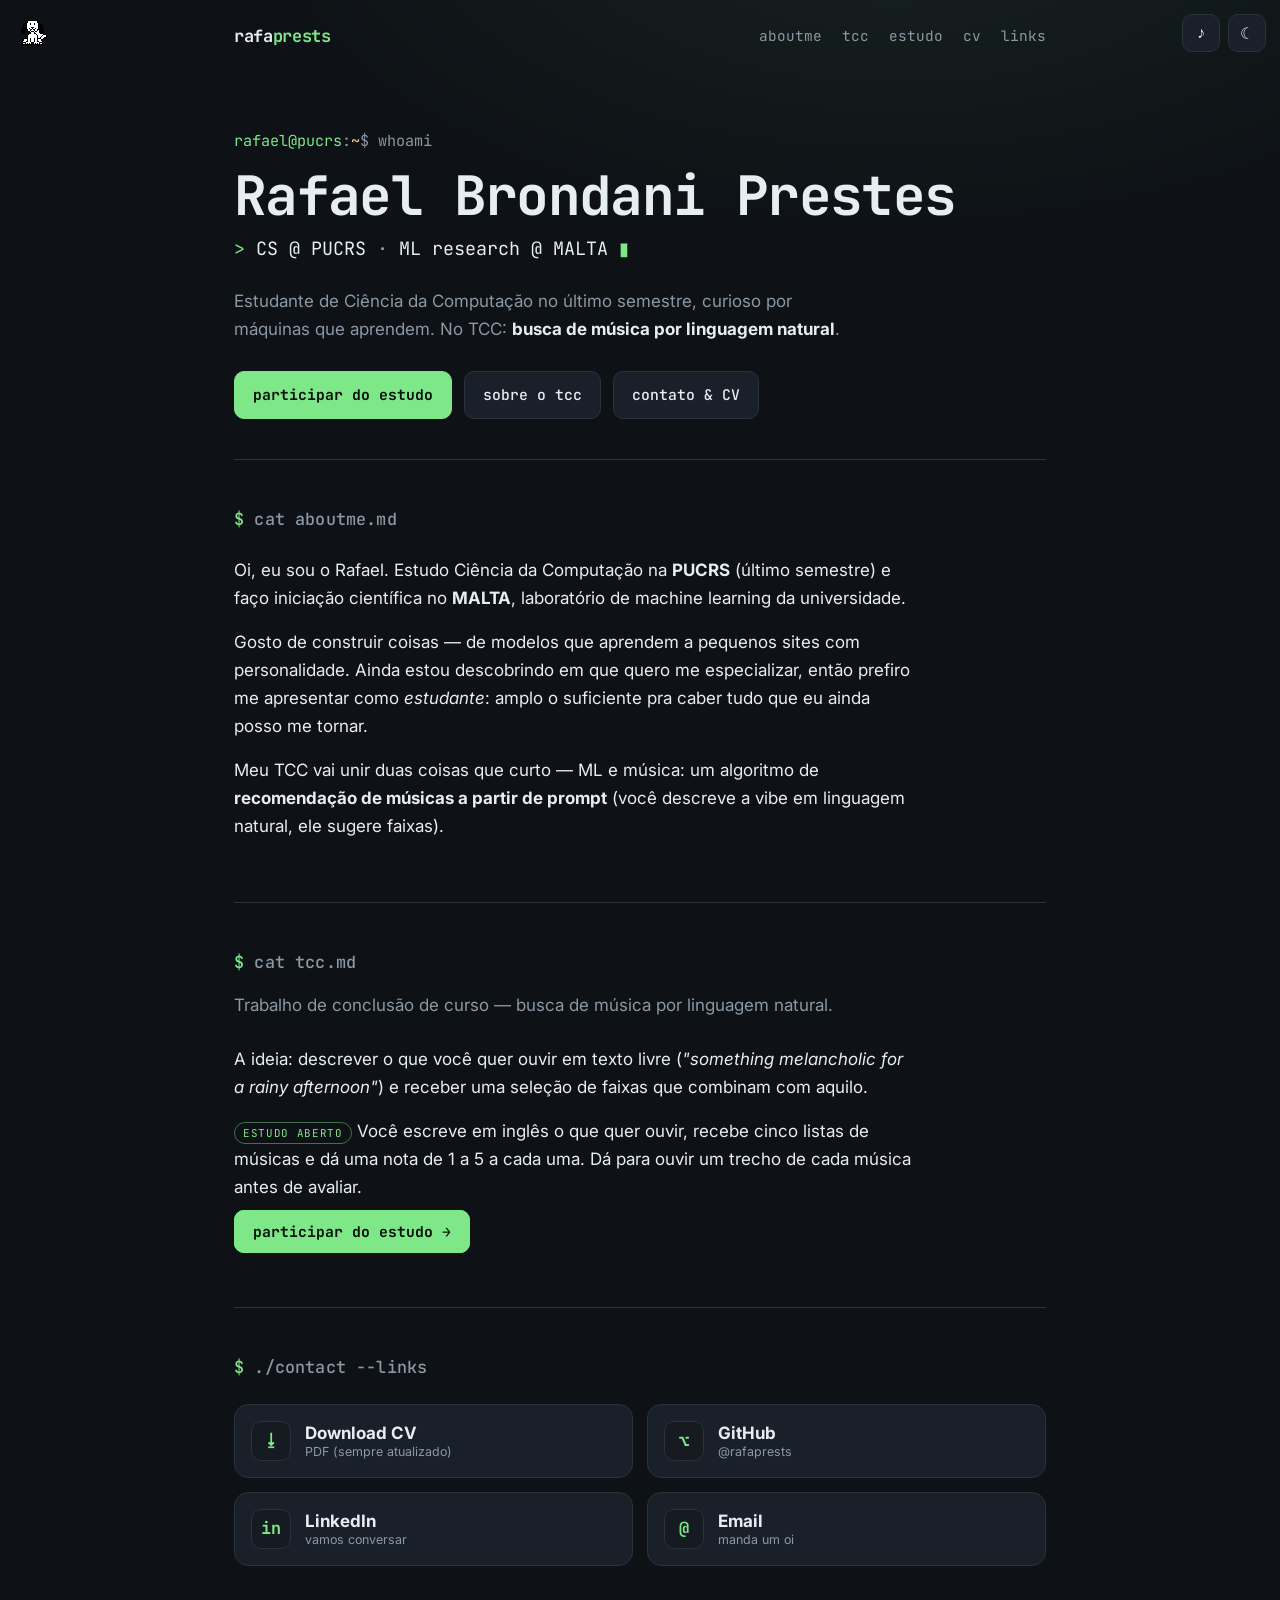
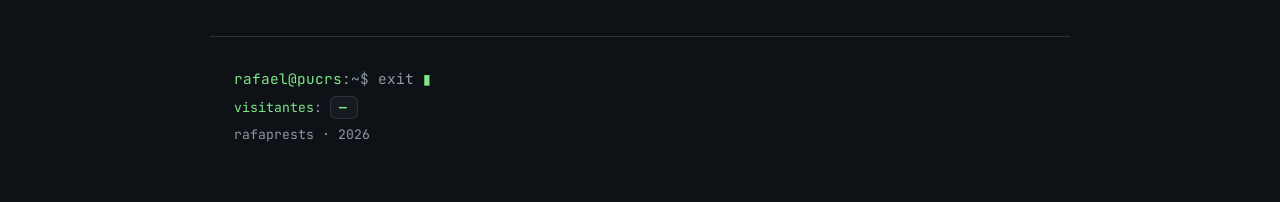
<file: index.html>
<!doctype html>
<html lang="en" data-theme="dark">
<head>
  <meta charset="utf-8" />
  <meta name="viewport" content="width=device-width, initial-scale=1" />
  <title>Rafael Brondani Prestes</title>
  <meta name="description" content="Rafael Brondani Prestes — CS student @ PUCRS, ML research @ MALTA. TCC: music search in natural language." />
  <meta name="color-scheme" content="dark light" />

  <!-- Open Graph -->
  <meta property="og:title" content="Rafael Brondani Prestes" />
  <meta property="og:description" content="CS student @ PUCRS · ML research @ MALTA · TCC: music search in natural language." />
  <meta property="og:type" content="website" />

  <link rel="icon" href="assets/favicon.svg" type="image/svg+xml" />

  <!-- Fonts: mono for the terminal soul, Inter for editorial readability -->
  <link rel="preconnect" href="https://fonts.googleapis.com" />
  <link rel="preconnect" href="https://fonts.gstatic.com" crossorigin />
  <link href="https://fonts.googleapis.com/css2?family=Inter:wght@400;500;600&family=JetBrains+Mono:wght@400;500;700&display=swap" rel="stylesheet" />

  <link rel="stylesheet" href="styles.css" />
</head>
<body>
  <!-- floating controls -->
  <div class="controls" aria-hidden="false">
    <button id="sound-toggle" class="ctl" type="button" title="Toggle ambient sound" aria-pressed="false" aria-label="Toggle ambient sound">♪</button>
    <button id="theme-toggle" class="ctl" type="button" title="Toggle theme" aria-label="Toggle light/dark theme">☾</button>
  </div>

  <!-- cursor follower: oneko (cachorrinho de pixel art que persegue o mouse). Sprite self-hosted. Ver oneko.js. -->

  <a class="skip-link" href="#main">Skip to content</a>

  <header class="topbar">
    <a href="#top" class="brand">rafa<span class="accent">prests</span></a>
    <nav class="nav" aria-label="Primary">
      <a href="#aboutme">aboutme</a>
      <a href="#tcc">tcc</a>
      <a href="estudo/">estudo</a>
      <a href="#contact">cv</a>
      <a href="#contact">links</a>
    </nav>
  </header>

  <main id="main">
    <!-- HERO -->
    <section id="top" class="hero">
      <p class="prompt"><span class="accent">rafael@pucrs</span>:<span class="path">~</span>$ whoami</p>
      <h1 class="name">Rafael Brondani Prestes</h1>
      <p class="tagline">
        <span class="accent">&gt;</span> CS @ PUCRS <span class="dim">·</span> ML research @ MALTA
        <span class="caret" aria-hidden="true">▮</span>
      </p>
      <p class="hero-sub">
        Estudante de Ciência da Computação no último semestre, curioso por máquinas que
        aprendem. No TCC: <strong>busca de música por linguagem natural</strong>.
      </p>
      <div class="hero-cta">
        <a class="btn btn-primary" href="estudo/">participar do estudo</a>
        <a class="btn" href="#tcc">sobre o tcc</a>
        <a class="btn" href="#contact">contato &amp; CV</a>
      </div>
    </section>

    <!-- ABOUT ME -->
    <section id="aboutme" class="section">
      <h2 class="section-title"><span class="accent">$</span> cat aboutme.md</h2>
      <div class="about">
        <p>
          Oi, eu sou o Rafael. Estudo Ciência da Computação na <strong>PUCRS</strong> (último
          semestre) e faço iniciação científica no <strong>MALTA</strong>, laboratório de
          machine learning da universidade.
        </p>
        <p>
          Gosto de construir coisas — de modelos que aprendem a pequenos sites com
          personalidade. Ainda estou descobrindo em que quero me especializar, então prefiro
          me apresentar como <em>estudante</em>: amplo o suficiente pra caber tudo que eu ainda
          posso me tornar.
        </p>
        <p>
          Meu <a href="#tcc">TCC</a> vai unir duas coisas que curto — ML e música: um algoritmo
          de <strong>recomendação de músicas a partir de prompt</strong> (você descreve a vibe
          em linguagem natural, ele sugere faixas).
        </p>
      </div>
    </section>

    <!-- TCC -->
    <section id="tcc" class="section">
      <h2 class="section-title"><span class="accent">$</span> cat tcc.md</h2>
      <p class="section-lead">
        Trabalho de conclusão de curso — busca de música por linguagem natural.
      </p>
      <div class="about">
        <p>
          A ideia: descrever o que você quer ouvir em texto livre (<em>"something melancholic
          for a rainy afternoon"</em>) e receber uma seleção de faixas que combinam com aquilo.
        </p>
        <p>
          <span class="badge done">estudo aberto</span>
          Você escreve em inglês o que quer ouvir, recebe cinco listas de músicas e dá uma nota
          de 1 a 5 a cada uma. Dá para ouvir um trecho de cada música antes de avaliar.
        </p>
        <p>
          <a class="btn btn-primary" href="estudo/">participar do estudo →</a>
        </p>
      </div>
    </section>

    <!-- CONTACT / CV -->
    <section id="contact" class="section">
      <h2 class="section-title"><span class="accent">$</span> ./contact --links</h2>
      <div class="contact">
        <a class="link-card" id="cv-link" href="#" target="_blank" rel="noopener">
          <span class="link-ico">⭳</span>
          <span class="link-text"><strong>Download CV</strong><small>PDF (sempre atualizado)</small></span>
        </a>
        <a class="link-card" href="https://github.com/rafaprests" target="_blank" rel="noopener">
          <span class="link-ico">⌥</span>
          <span class="link-text"><strong>GitHub</strong><small>@rafaprests</small></span>
        </a>
        <a class="link-card" id="linkedin-link" href="#" target="_blank" rel="noopener">
          <span class="link-ico">in</span>
          <span class="link-text"><strong>LinkedIn</strong><small>vamos conversar</small></span>
        </a>
        <a class="link-card" id="email-link" href="#">
          <span class="link-ico">@</span>
          <span class="link-text"><strong>Email</strong><small>manda um oi</small></span>
        </a>
      </div>
    </section>
  </main>

  <footer class="footer">
    <p><span class="accent">rafael@pucrs</span>:~$ <span class="dim">exit</span> <span class="caret" aria-hidden="true">▮</span></p>
    <p class="small">
      <span class="accent">visitantes</span>:
      <span id="hitcount" class="hitcount" title="visitas ao site">······</span>
    </p>
    <p class="dim small">rafaprests · <span id="year"></span></p>
  </footer>

  <audio id="ambient" loop preload="none">
    <!-- placeholder: coloque sua trilha em assets/ambient.mp3 -->
    <source src="assets/ambient.mp3" type="audio/mpeg" />
  </audio>

  <script src="main.js"></script>
  <!-- oneko: cachorrinho (Snoopy) que persegue o cursor. data-cat aponta pro sprite local. -->
  <script src="oneko.js" data-cat="assets/dog.png"></script>
</body>
</html>
</file>
<file: styles.css>
/* =========================================================================
   Rafael Brondani Prestes — personal site
   Direção: terminal cozy × editorial minimal
   ========================================================================= */

:root {
  /* dark theme (default) */
  --bg:        #0e1116;   /* charcoal, não preto puro */
  --bg-soft:   #161b22;
  --surface:   #1a2029;
  --border:    #2a323d;
  --text:      #e6edf3;
  --text-dim:  #8b98a5;
  --accent:    #7ee787;   /* verde terminal */
  --accent-2:  #ffca7a;   /* âmbar, usado com parcimônia */
  --shadow:    0 1px 0 rgba(255,255,255,.02), 0 12px 40px rgba(0,0,0,.35);

  --mono: "JetBrains Mono", ui-monospace, SFMono-Regular, Menlo, Consolas, monospace;
  --sans: "Inter", system-ui, -apple-system, Segoe UI, Roboto, sans-serif;

  --maxw: 860px;
  --radius: 14px;
}

:root[data-theme="light"] {
  --bg:        #f7f8f5;
  --bg-soft:   #ffffff;
  --surface:   #ffffff;
  --border:    #e3e6df;
  --text:      #1a2029;
  --text-dim:  #667085;
  --accent:    #1f9d55;
  --accent-2:  #b26a00;
  --shadow:    0 1px 0 rgba(0,0,0,.02), 0 10px 30px rgba(20,30,20,.08);
}

* { box-sizing: border-box; }

html { scroll-behavior: smooth; }

body {
  margin: 0;
  background: var(--bg);
  color: var(--text);
  font-family: var(--sans);
  font-size: 17px;
  line-height: 1.65;
  -webkit-font-smoothing: antialiased;
  text-rendering: optimizeLegibility;
  cursor: auto;
}

/* subtle scanline/grain vibe via radial glow, super soft */
body::before {
  content: "";
  position: fixed;
  inset: 0;
  pointer-events: none;
  background:
    radial-gradient(1200px 600px at 70% -10%, color-mix(in srgb, var(--accent) 8%, transparent), transparent 60%);
  z-index: 0;
}

a { color: inherit; text-decoration: none; }

.accent { color: var(--accent); }
.dim    { color: var(--text-dim); }
.small  { font-size: .82rem; }

/* ---------- skip link ---------- */
.skip-link {
  position: absolute; left: -9999px; top: 0;
  background: var(--accent); color: #041008;
  padding: .5rem .9rem; border-radius: 0 0 8px 0; z-index: 100;
  font-family: var(--mono); font-weight: 700;
}
.skip-link:focus { left: 0; }

/* ---------- floating controls ---------- */
.controls {
  position: fixed; top: 14px; right: 14px; z-index: 50;
  display: flex; gap: 8px;
}
.ctl {
  width: 38px; height: 38px;
  display: grid; place-items: center;
  background: var(--surface); color: var(--text);
  border: 1px solid var(--border); border-radius: 10px;
  font-size: 1rem; cursor: pointer;
  transition: transform .15s ease, border-color .15s ease, color .15s ease;
}
.ctl:hover { transform: translateY(-2px); border-color: var(--accent); color: var(--accent); }
.ctl[aria-pressed="true"] { color: var(--accent); border-color: var(--accent); }

/* ---------- cursor follower (oneko) ---------- */
/* O elemento #oneko é criado pelo próprio oneko.js; só garantimos o rendering. */
#oneko { image-rendering: pixelated; }

@keyframes blink { 50% { opacity: 0; } }

/* ---------- layout ---------- */
.topbar, main, .footer { position: relative; z-index: 1; }

.topbar {
  max-width: var(--maxw); margin: 0 auto;
  display: flex; align-items: center; justify-content: space-between;
  gap: 1rem; padding: 22px 24px;
}
.brand { font-family: var(--mono); font-weight: 700; letter-spacing: -.02em; }
.nav { display: flex; gap: 20px; font-family: var(--mono); font-size: .9rem; }
.nav a { color: var(--text-dim); transition: color .15s ease; }
.nav a:hover { color: var(--accent); }

main { max-width: var(--maxw); margin: 0 auto; padding: 0 24px; }

/* ---------- hero ---------- */
.hero { padding: 56px 0 40px; }
.prompt { font-family: var(--mono); color: var(--text-dim); margin: 0 0 14px; font-size: .95rem; }
.path { color: var(--accent-2); }
.name {
  font-family: var(--mono); font-weight: 700;
  font-size: clamp(2.1rem, 6vw, 3.4rem);
  line-height: 1.05; letter-spacing: -.03em; margin: 0 0 10px;
}
.tagline { font-family: var(--mono); font-size: clamp(1rem, 2.4vw, 1.15rem); margin: 0 0 22px; color: var(--text); }
.caret { color: var(--accent); animation: blink 1.05s steps(1) infinite; }
.hero-sub { max-width: 56ch; color: var(--text-dim); margin: 0 0 28px; }
.hero-sub strong { color: var(--text); }

.hero-cta { display: flex; gap: 12px; flex-wrap: wrap; }
.btn {
  font-family: var(--mono); font-size: .92rem; font-weight: 500;
  padding: 11px 18px; border-radius: 10px;
  border: 1px solid var(--border); background: var(--surface); color: var(--text);
  transition: transform .15s ease, border-color .15s ease, background .15s ease;
}
.btn:hover { transform: translateY(-2px); border-color: var(--accent); }
.btn-primary {
  background: var(--accent); color: #041008; border-color: var(--accent); font-weight: 700;
}
.btn-primary:hover { filter: brightness(1.05); }

/* ---------- sections ---------- */
.section { padding: 46px 0; border-top: 1px solid var(--border); }
.section-title {
  font-family: var(--mono); font-size: 1.05rem; font-weight: 500;
  color: var(--text-dim); margin: 0 0 22px; letter-spacing: .01em;
}
.section-lead { color: var(--text-dim); margin: -8px 0 26px; max-width: 60ch; }
.about { max-width: 62ch; }
.about p { margin: 0 0 16px; }
.about strong { color: var(--text); }

/* ---------- badge (seção do tcc) ---------- */
.badge {
  font-family: var(--mono); font-size: .68rem; text-transform: uppercase;
  letter-spacing: .06em; padding: 3px 8px; border-radius: 999px;
  border: 1px solid var(--border); color: var(--text-dim);
}
.badge.done { color: var(--accent);   border-color: color-mix(in srgb, var(--accent) 45%, transparent); }
.badge.wip  { color: var(--accent-2); border-color: color-mix(in srgb, var(--accent-2) 45%, transparent); }

/* ---------- contact ---------- */
.contact { display: grid; grid-template-columns: repeat(2, 1fr); gap: 14px; }
.link-card {
  display: flex; align-items: center; gap: 14px;
  background: var(--surface); border: 1px solid var(--border);
  border-radius: var(--radius); padding: 16px;
  transition: transform .16s ease, border-color .16s ease;
}
.link-card:hover { transform: translateY(-2px); border-color: var(--accent); }
.link-ico {
  width: 40px; height: 40px; flex: none; display: grid; place-items: center;
  font-family: var(--mono); font-weight: 700; font-size: 1.05rem;
  background: var(--bg-soft); border: 1px solid var(--border); border-radius: 10px;
  color: var(--accent);
}
.link-text { display: flex; flex-direction: column; line-height: 1.3; }
.link-text small { color: var(--text-dim); font-size: .78rem; }

/* ---------- footer ---------- */
.footer {
  max-width: var(--maxw); margin: 24px auto 0; padding: 30px 24px 50px;
  border-top: 1px solid var(--border);
  font-family: var(--mono); color: var(--text-dim); font-size: .9rem;
}
.footer p { margin: 0 0 6px; }
.hitcount {
  font-weight: 700; color: var(--accent);
  background: var(--bg-soft); border: 1px solid var(--border);
  padding: 2px 8px; border-radius: 6px; letter-spacing: .14em;
}

/* ---------- responsive ---------- */
@media (max-width: 640px) {
  body { font-size: 16px; }
  .nav { gap: 14px; }
  .contact { grid-template-columns: 1fr; }
  .topbar { padding: 18px; }
  main { padding: 0 18px; }
}

/* ---------- accessibility: reduced motion ---------- */
/* O pet (oneko) é movido por JS, não por CSS, então continua funcionando aqui —
   é intencional, pois o dono do site quer o cachorrinho sempre visível. */
@media (prefers-reduced-motion: reduce) {
  html { scroll-behavior: auto; }
  *, *::before, *::after { animation: none !important; transition: none !important; }
}

/* respect users focusing via keyboard */
:focus-visible { outline: 2px solid var(--accent); outline-offset: 3px; border-radius: 4px; }
</file>
